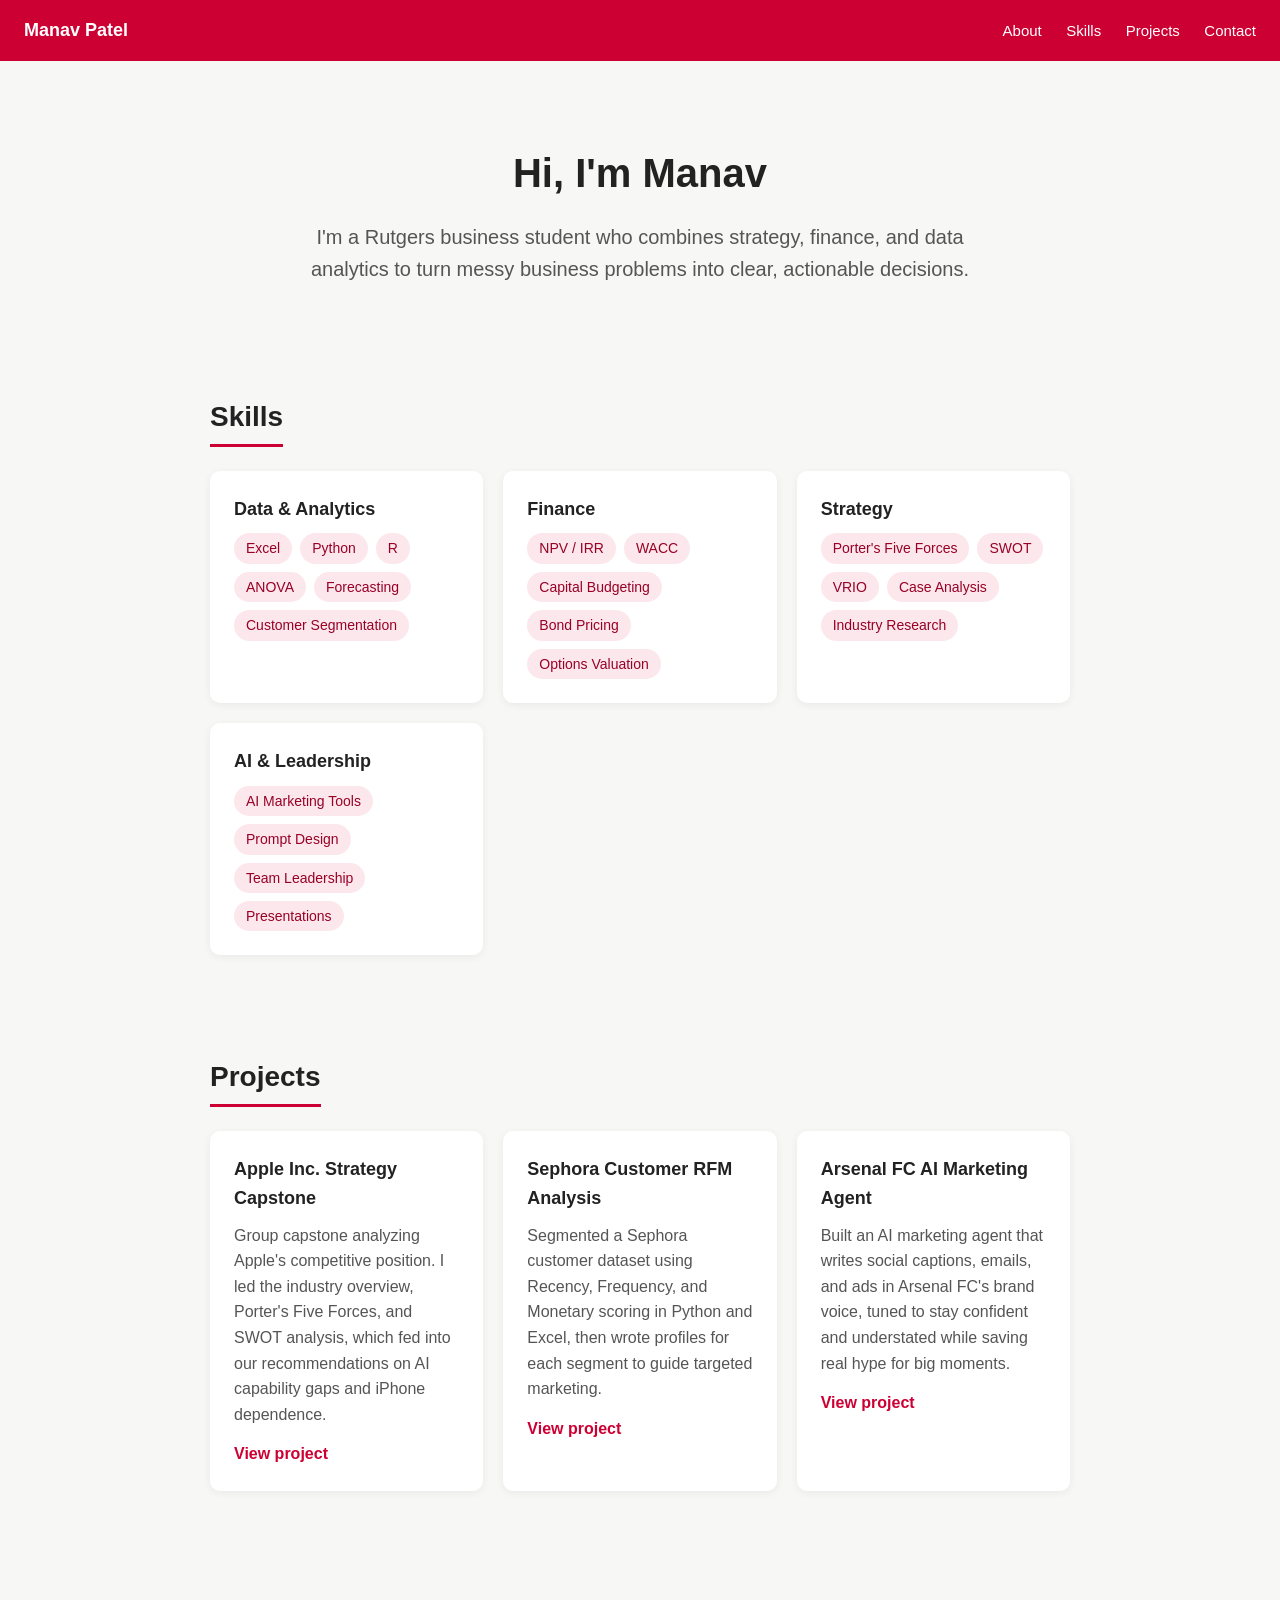
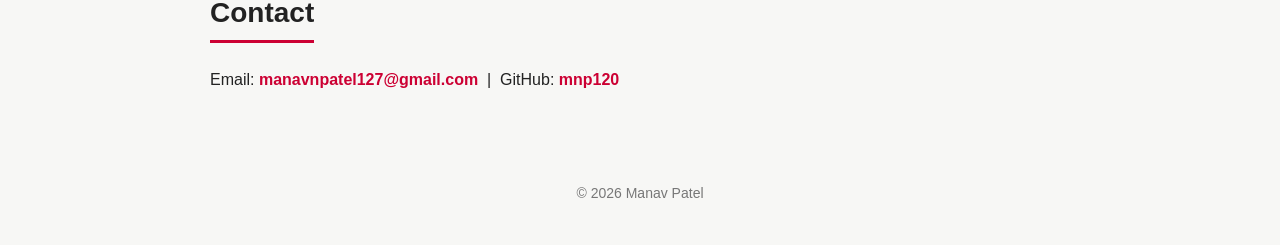
<file: index.html>
<!DOCTYPE html>
<html lang="en">
<head>
  <meta charset="UTF-8">
  <meta name="viewport" content="width=device-width, initial-scale=1.0">
  <title>Manav Patel | Portfolio</title>
  <link rel="stylesheet" href="style.css">
</head>
<body>

  <nav>
    <a class="name" href="index.html" style="margin-left:0">Manav Patel</a>
    <div>
      <a href="#about">About</a>
      <a href="#skills">Skills</a>
      <a href="#projects">Projects</a>
      <a href="#contact">Contact</a>
    </div>
  </nav>

  <div class="container">

    <header id="about">
      <h1>Hi, I'm Manav</h1>
      <p>I'm a Rutgers business student who combines strategy, finance, and data analytics to turn messy business problems into clear, actionable decisions.</p>
    </header>

    <section id="skills">
      <h2>Skills</h2>
      <div class="grid">
        <div class="card">
          <h3>Data & Analytics</h3>
          <div class="tags">
            <span class="tag">Excel</span><span class="tag">Python</span><span class="tag">R</span>
            <span class="tag">ANOVA</span><span class="tag">Forecasting</span><span class="tag">Customer Segmentation</span>
          </div>
        </div>
        <div class="card">
          <h3>Finance</h3>
          <div class="tags">
            <span class="tag">NPV / IRR</span><span class="tag">WACC</span><span class="tag">Capital Budgeting</span>
            <span class="tag">Bond Pricing</span><span class="tag">Options Valuation</span>
          </div>
        </div>
        <div class="card">
          <h3>Strategy</h3>
          <div class="tags">
            <span class="tag">Porter's Five Forces</span><span class="tag">SWOT</span><span class="tag">VRIO</span>
            <span class="tag">Case Analysis</span><span class="tag">Industry Research</span>
          </div>
        </div>
        <div class="card">
          <h3>AI & Leadership</h3>
          <div class="tags">
            <span class="tag">AI Marketing Tools</span><span class="tag">Prompt Design</span>
            <span class="tag">Team Leadership</span><span class="tag">Presentations</span>
          </div>
        </div>
      </div>
    </section>

    <section id="projects">
      <h2>Projects</h2>
      <div class="grid">
        <div class="card">
          <h3>Apple Inc. Strategy Capstone</h3>
          <p>Group capstone analyzing Apple's competitive position. I led the industry overview, Porter's Five Forces, and SWOT analysis, which fed into our recommendations on AI capability gaps and iPhone dependence.</p>
          <a href="apple-capstone.html">View project</a>
        </div>
        <div class="card">
          <h3>Sephora Customer RFM Analysis</h3>
          <p>Segmented a Sephora customer dataset using Recency, Frequency, and Monetary scoring in Python and Excel, then wrote profiles for each segment to guide targeted marketing.</p>
          <a href="sephora-rfm.html">View project</a>
        </div>
        <div class="card">
          <h3>Arsenal FC AI Marketing Agent</h3>
          <p>Built an AI marketing agent that writes social captions, emails, and ads in Arsenal FC's brand voice, tuned to stay confident and understated while saving real hype for big moments.</p>
          <a href="arsenal-agent.html">View project</a>
        </div>
      </div>
    </section>

    <section id="contact">
      <h2>Contact</h2>
      <p>Email: <a href="mailto:manavnpatel127@gmail.com" style="color:#cc0033;font-weight:600;text-decoration:none">manavnpatel127@gmail.com</a> &nbsp;|&nbsp; GitHub: <a href="https://github.com/mnp120" target="_blank" style="color:#cc0033;font-weight:600;text-decoration:none">mnp120</a></p>
    </section>

  </div>

  <footer>© 2026 Manav Patel</footer>

</body>
</html>
</file>
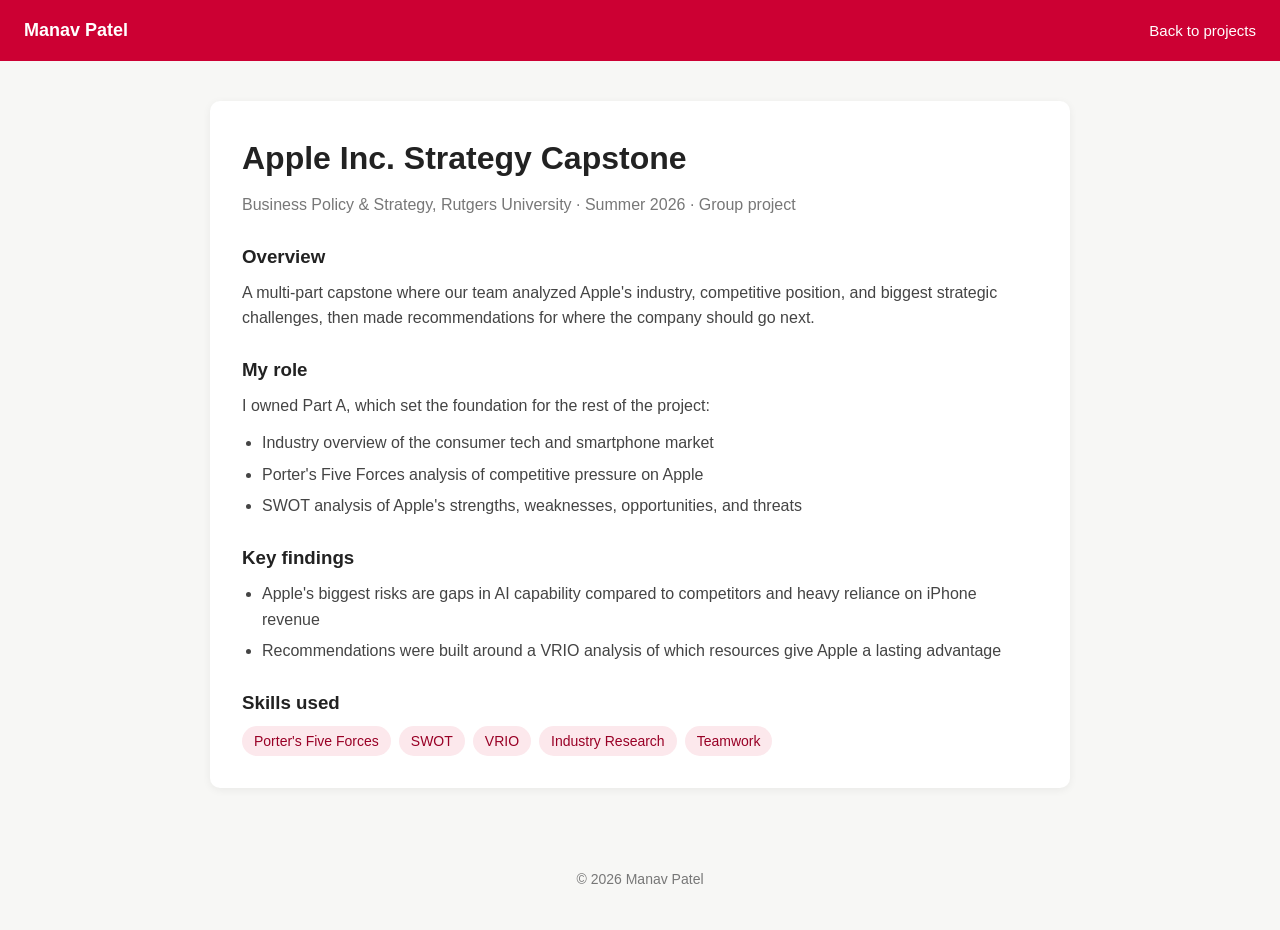
<file: apple-capstone.html>
<!DOCTYPE html>
<html lang="en">
<head>
  <meta charset="UTF-8">
  <meta name="viewport" content="width=device-width, initial-scale=1.0">
  <title>Apple Strategy Capstone | Manav Patel</title>
  <link rel="stylesheet" href="style.css">
</head>
<body>
  <nav>
    <a class="name" href="index.html" style="margin-left:0">Manav Patel</a>
    <div><a href="index.html#projects">Back to projects</a></div>
  </nav>
  <div class="container">
    <div class="content">
      <h1>Apple Inc. Strategy Capstone</h1>
      <p class="meta">Business Policy & Strategy, Rutgers University · Summer 2026 · Group project</p>

      <h3>Overview</h3>
      <p>A multi-part capstone where our team analyzed Apple's industry, competitive position, and biggest strategic challenges, then made recommendations for where the company should go next.</p>

      <h3>My role</h3>
      <p>I owned Part A, which set the foundation for the rest of the project:</p>
      <ul>
        <li>Industry overview of the consumer tech and smartphone market</li>
        <li>Porter's Five Forces analysis of competitive pressure on Apple</li>
        <li>SWOT analysis of Apple's strengths, weaknesses, opportunities, and threats</li>
      </ul>

      <h3>Key findings</h3>
      <ul>
        <li>Apple's biggest risks are gaps in AI capability compared to competitors and heavy reliance on iPhone revenue</li>
        <li>Recommendations were built around a VRIO analysis of which resources give Apple a lasting advantage</li>
      </ul>

      <h3>Skills used</h3>
      <div class="tags">
        <span class="tag">Porter's Five Forces</span><span class="tag">SWOT</span><span class="tag">VRIO</span><span class="tag">Industry Research</span><span class="tag">Teamwork</span>
      </div>
    </div>
  </div>
  <footer>© 2026 Manav Patel</footer>
</body>
</html>
</file>
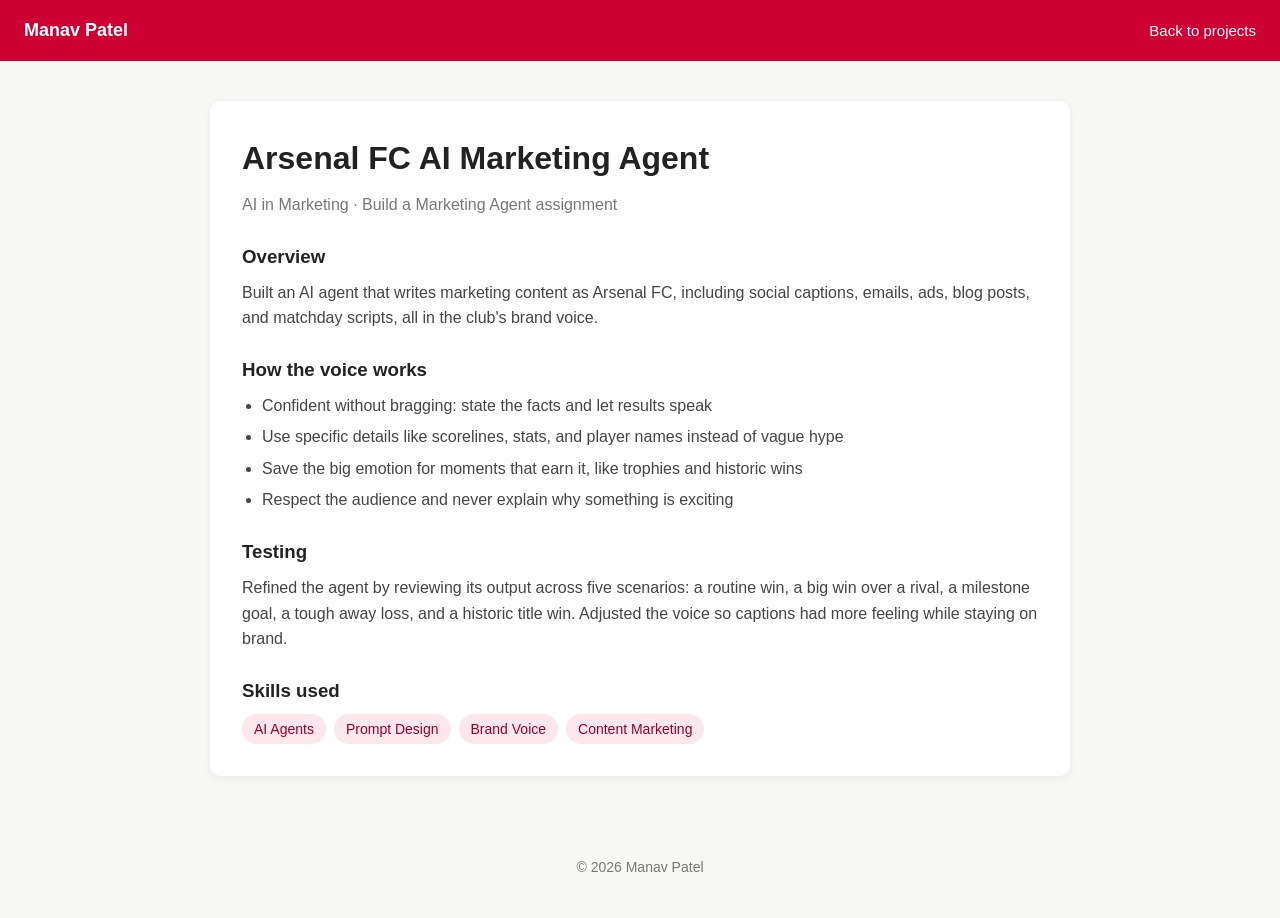
<file: arsenal-agent.html>
<!DOCTYPE html>
<html lang="en">
<head>
  <meta charset="UTF-8">
  <meta name="viewport" content="width=device-width, initial-scale=1.0">
  <title>Arsenal AI Marketing Agent | Manav Patel</title>
  <link rel="stylesheet" href="style.css">
</head>
<body>
  <nav>
    <a class="name" href="index.html" style="margin-left:0">Manav Patel</a>
    <div><a href="index.html#projects">Back to projects</a></div>
  </nav>
  <div class="container">
    <div class="content">
      <h1>Arsenal FC AI Marketing Agent</h1>
      <p class="meta">AI in Marketing · Build a Marketing Agent assignment</p>

      <h3>Overview</h3>
      <p>Built an AI agent that writes marketing content as Arsenal FC, including social captions, emails, ads, blog posts, and matchday scripts, all in the club's brand voice.</p>

      <h3>How the voice works</h3>
      <ul>
        <li>Confident without bragging: state the facts and let results speak</li>
        <li>Use specific details like scorelines, stats, and player names instead of vague hype</li>
        <li>Save the big emotion for moments that earn it, like trophies and historic wins</li>
        <li>Respect the audience and never explain why something is exciting</li>
      </ul>

      <h3>Testing</h3>
      <p>Refined the agent by reviewing its output across five scenarios: a routine win, a big win over a rival, a milestone goal, a tough away loss, and a historic title win. Adjusted the voice so captions had more feeling while staying on brand.</p>

      <h3>Skills used</h3>
      <div class="tags">
        <span class="tag">AI Agents</span><span class="tag">Prompt Design</span><span class="tag">Brand Voice</span><span class="tag">Content Marketing</span>
      </div>
    </div>
  </div>
  <footer>© 2026 Manav Patel</footer>
</body>
</html>
</file>
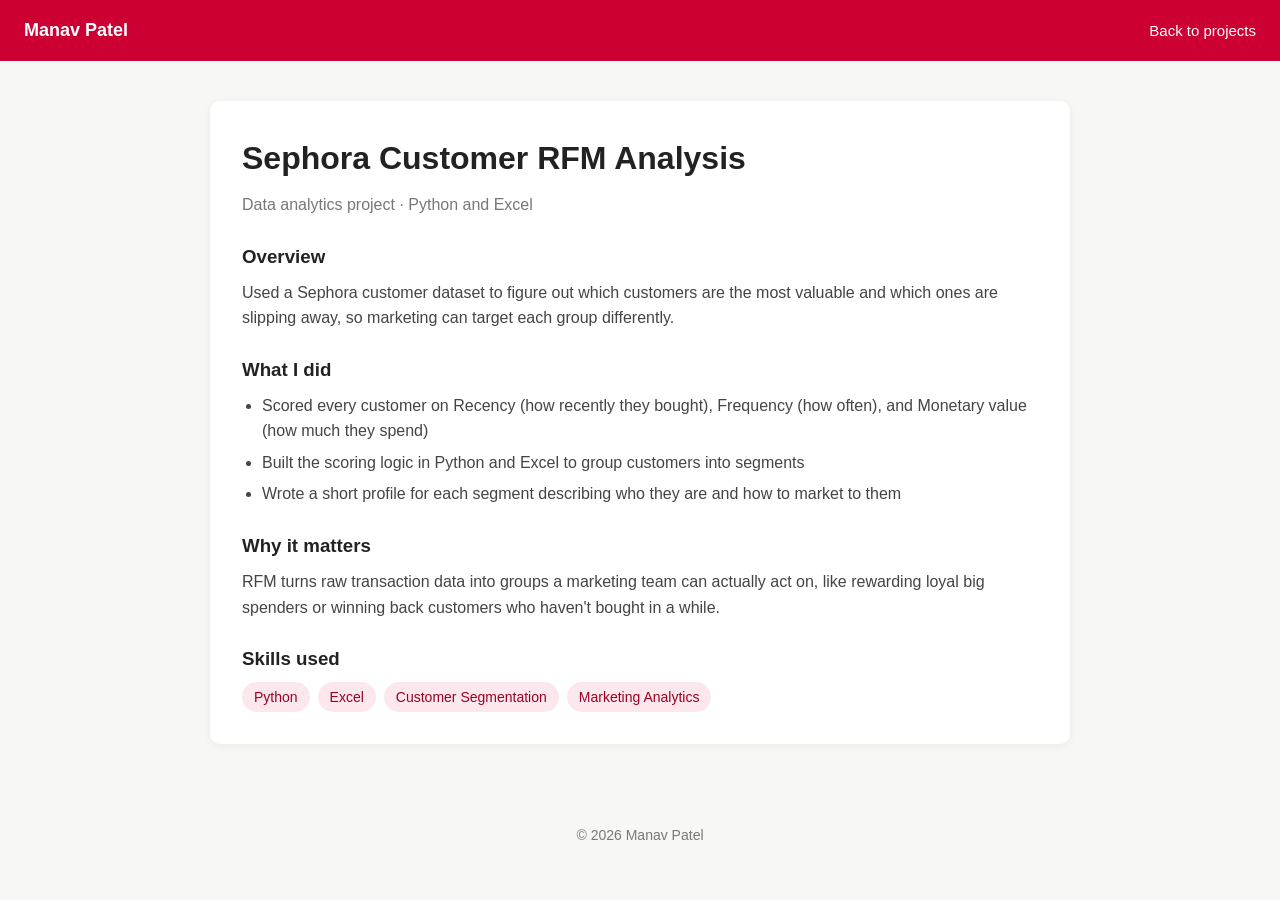
<file: sephora-rfm.html>
<!DOCTYPE html>
<html lang="en">
<head>
  <meta charset="UTF-8">
  <meta name="viewport" content="width=device-width, initial-scale=1.0">
  <title>Sephora RFM Analysis | Manav Patel</title>
  <link rel="stylesheet" href="style.css">
</head>
<body>
  <nav>
    <a class="name" href="index.html" style="margin-left:0">Manav Patel</a>
    <div><a href="index.html#projects">Back to projects</a></div>
  </nav>
  <div class="container">
    <div class="content">
      <h1>Sephora Customer RFM Analysis</h1>
      <p class="meta">Data analytics project · Python and Excel</p>

      <h3>Overview</h3>
      <p>Used a Sephora customer dataset to figure out which customers are the most valuable and which ones are slipping away, so marketing can target each group differently.</p>

      <h3>What I did</h3>
      <ul>
        <li>Scored every customer on Recency (how recently they bought), Frequency (how often), and Monetary value (how much they spend)</li>
        <li>Built the scoring logic in Python and Excel to group customers into segments</li>
        <li>Wrote a short profile for each segment describing who they are and how to market to them</li>
      </ul>

      <h3>Why it matters</h3>
      <p>RFM turns raw transaction data into groups a marketing team can actually act on, like rewarding loyal big spenders or winning back customers who haven't bought in a while.</p>

      <h3>Skills used</h3>
      <div class="tags">
        <span class="tag">Python</span><span class="tag">Excel</span><span class="tag">Customer Segmentation</span><span class="tag">Marketing Analytics</span>
      </div>
    </div>
  </div>
  <footer>© 2026 Manav Patel</footer>
</body>
</html>
</file>
<file: style.css>
* { margin: 0; padding: 0; box-sizing: border-box; }
body { font-family: -apple-system, BlinkMacSystemFont, "Segoe UI", Arial, sans-serif; background: #f7f7f5; color: #222; line-height: 1.6; }
nav { background: #cc0033; padding: 16px 24px; position: sticky; top: 0; display: flex; justify-content: space-between; align-items: center; flex-wrap: wrap; gap: 8px; z-index: 10; }
nav .name { color: #fff; font-weight: 700; font-size: 18px; text-decoration: none; }
nav a { color: #fff; text-decoration: none; margin-left: 20px; font-size: 15px; }
nav a:hover { text-decoration: underline; }
.container { max-width: 900px; margin: 0 auto; padding: 0 20px; }
header { padding: 80px 0 60px; text-align: center; }
header h1 { font-size: 40px; margin-bottom: 16px; }
header p { font-size: 20px; color: #555; max-width: 700px; margin: 0 auto; }
section { padding: 50px 0; }
h2 { font-size: 28px; margin-bottom: 24px; border-bottom: 3px solid #cc0033; display: inline-block; padding-bottom: 4px; }
.grid { display: grid; grid-template-columns: repeat(auto-fit, minmax(250px, 1fr)); gap: 20px; }
.card { background: #fff; border-radius: 10px; padding: 24px; box-shadow: 0 2px 8px rgba(0,0,0,0.06); }
.card h3 { margin-bottom: 10px; font-size: 18px; }
.tags { display: flex; flex-wrap: wrap; gap: 8px; }
.tag { background: #fce8ec; color: #990026; padding: 4px 12px; border-radius: 20px; font-size: 14px; }
.card p { color: #555; margin-bottom: 14px; }
.card a, .content a, footer a { color: #cc0033; font-weight: 600; text-decoration: none; }
.card a:hover, .content a:hover { text-decoration: underline; }
.content { background: #fff; border-radius: 10px; padding: 32px; margin: 40px 0; box-shadow: 0 2px 8px rgba(0,0,0,0.06); }
.content h1 { font-size: 32px; margin-bottom: 8px; }
.content .meta { color: #777; margin-bottom: 24px; }
.content h3 { margin: 24px 0 8px; }
.content ul { margin-left: 20px; color: #444; }
.content li { margin-bottom: 6px; }
.content p { color: #444; margin-bottom: 12px; }
footer { text-align: center; padding: 40px 20px; color: #777; font-size: 14px; }
@media (max-width: 600px) { nav a { margin-left: 12px; } header h1 { font-size: 30px; } header p { font-size: 17px; } }
</file>
